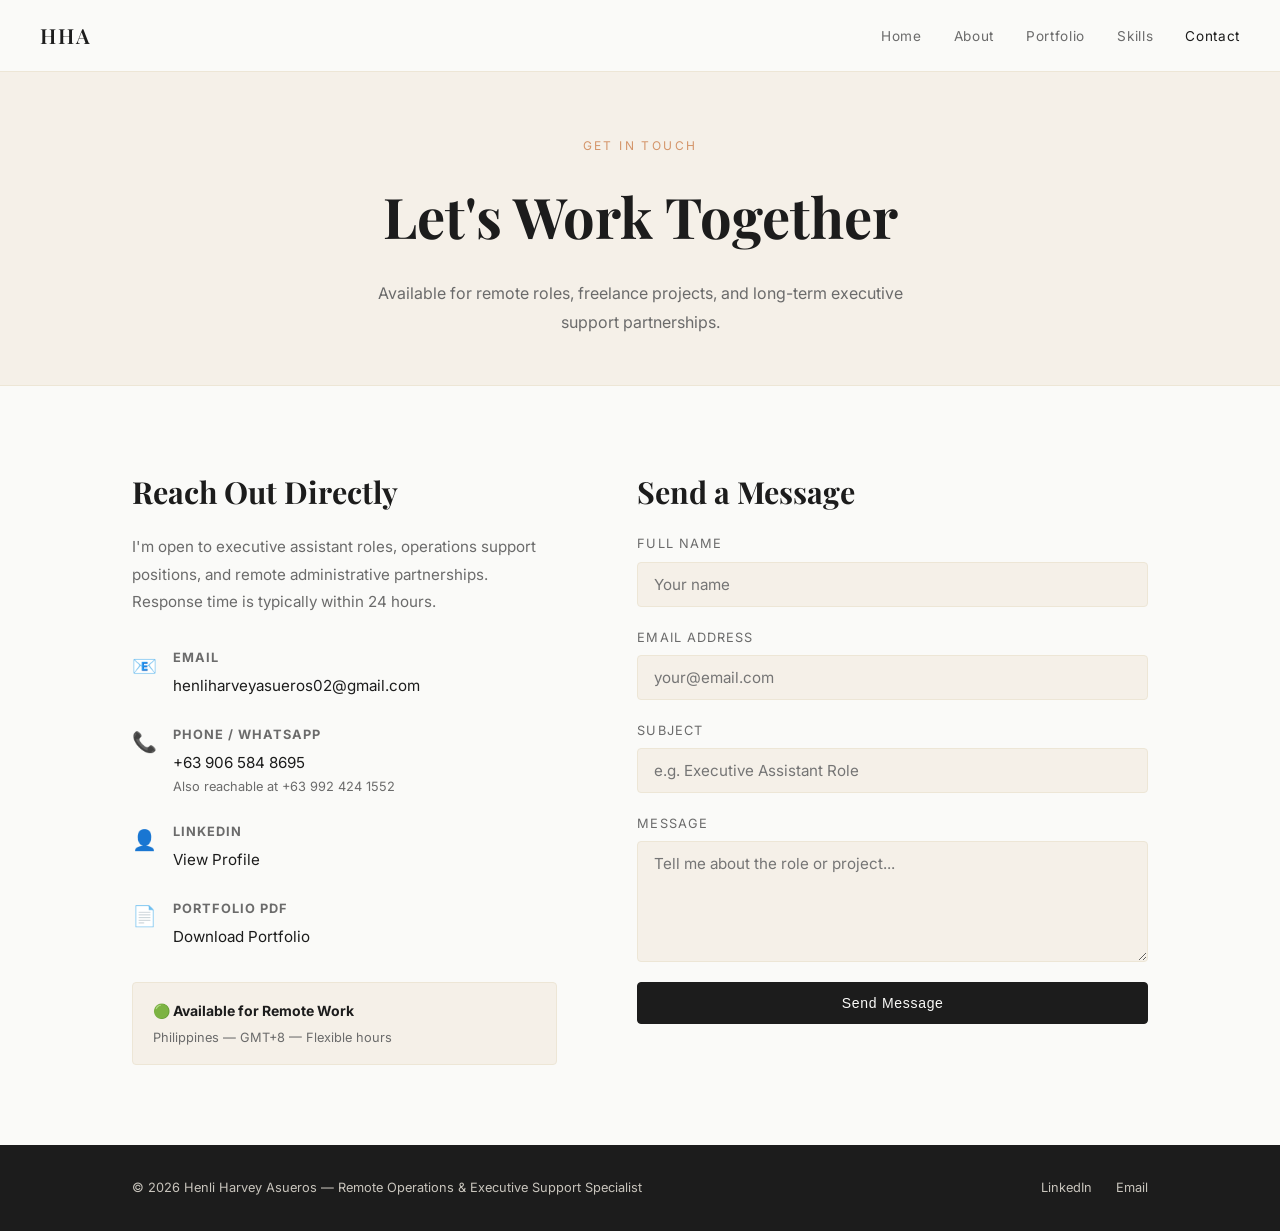
<file: contact.html>
<!DOCTYPE html>
<html lang="en">
<head>
  <meta charset="UTF-8" />
  <meta name="viewport" content="width=device-width, initial-scale=1.0" />
  <title>Contact | Henli Harvey Asueros</title>
  <link rel="stylesheet" href="css/style.css" />
  <link href="https://fonts.googleapis.com/css2?family=Playfair+Display:wght@400;600&family=Inter:wght@300;400;500&display=swap" rel="stylesheet" />
</head>
<body>

<nav class="nav">
  <div class="nav__logo">HHA</div>
  <ul class="nav__links">
    <li><a href="index.html">Home</a></li>
    <li><a href="about.html">About</a></li>
    <li><a href="portfolio.html">Portfolio</a></li>
    <li><a href="skills.html">Skills</a></li>
    <li><a href="contact.html" class="active">Contact</a></li>
  </ul>
  <button class="nav__toggle" onclick="toggleNav()">&#9776;</button>
</nav>

<section class="page-hero">
  <div class="container">
    <p class="section__eyebrow">Get in Touch</p>
    <h1 class="page-hero__title">Let&apos;s Work Together</h1>
    <p class="page-hero__sub">Available for remote roles, freelance projects, and long-term executive support partnerships.</p>
  </div>
</section>

<section class="contact section">
  <div class="container contact__grid">

    <div class="contact__info">
      <h2>Reach Out Directly</h2>
      <p>I&apos;m open to executive assistant roles, operations support positions, and remote administrative partnerships. Response time is typically within 24 hours.</p>
      <div class="contact__item">
        <span class="contact__icon">&#128231;</span>
        <div>
          <strong>Email</strong>
          <a href="mailto:henliharveyasueros02@gmail.com">henliharveyasueros02@gmail.com</a>
        </div>
      </div>
      <div class="contact__item">
        <span class="contact__icon">&#128222;</span>
        <div>
          <strong>Phone / WhatsApp</strong>
          <a href="tel:+639065848695">+63 906 584 8695</a>
          <span class="contact__sub">Also reachable at +63 992 424 1552</span>
        </div>
      </div>
      <div class="contact__item">
        <span class="contact__icon">&#128100;</span>
        <div>
          <strong>LinkedIn</strong>
          <a href="https://www.linkedin.com/in/henli-harvey-asueros-a82b72378/" target="_blank">View Profile</a>
        </div>
      </div>
      <div class="contact__item">
        <span class="contact__icon">&#128196;</span>
        <div>
          <strong>Portfolio PDF</strong>
          <a href="https://canva.link/3e981r8vxpq45ul" target="_blank">Download Portfolio</a>
        </div>
      </div>
      <div class="contact__availability">
        <strong>&#128994; Available for Remote Work</strong>
        <span>Philippines &mdash; GMT+8 &mdash; Flexible hours</span>
      </div>
    </div>

    <div class="contact__form-col">
      <h2>Send a Message</h2>
      <form class="contact-form" onsubmit="handleFormSubmit(event)">
        <div class="form-group">
          <label for="name">Full Name</label>
          <input type="text" id="name" placeholder="Your name" required />
        </div>
        <div class="form-group">
          <label for="email">Email Address</label>
          <input type="email" id="email" placeholder="your@email.com" required />
        </div>
        <div class="form-group">
          <label for="subject">Subject</label>
          <input type="text" id="subject" placeholder="e.g. Executive Assistant Role" />
        </div>
        <div class="form-group">
          <label for="message">Message</label>
          <textarea id="message" rows="5" placeholder="Tell me about the role or project..." required></textarea>
        </div>
        <button type="submit" class="btn btn--primary btn--full">Send Message</button>
        <p class="form-note" id="form-msg"></p>
      </form>
    </div>

  </div>
</section>

<footer class="footer">
  <div class="container">
    <p>&copy; 2026 Henli Harvey Asueros &mdash; Remote Operations &amp; Executive Support Specialist</p>
    <div class="footer__links">
      <a href="https://www.linkedin.com/in/henli-harvey-asueros-a82b72378/" target="_blank">LinkedIn</a>
      <a href="mailto:henliharveyasueros02@gmail.com">Email</a>
    </div>
  </div>
</footer>

<script src="js/main.js"></script>
</body>
</html>
</file>
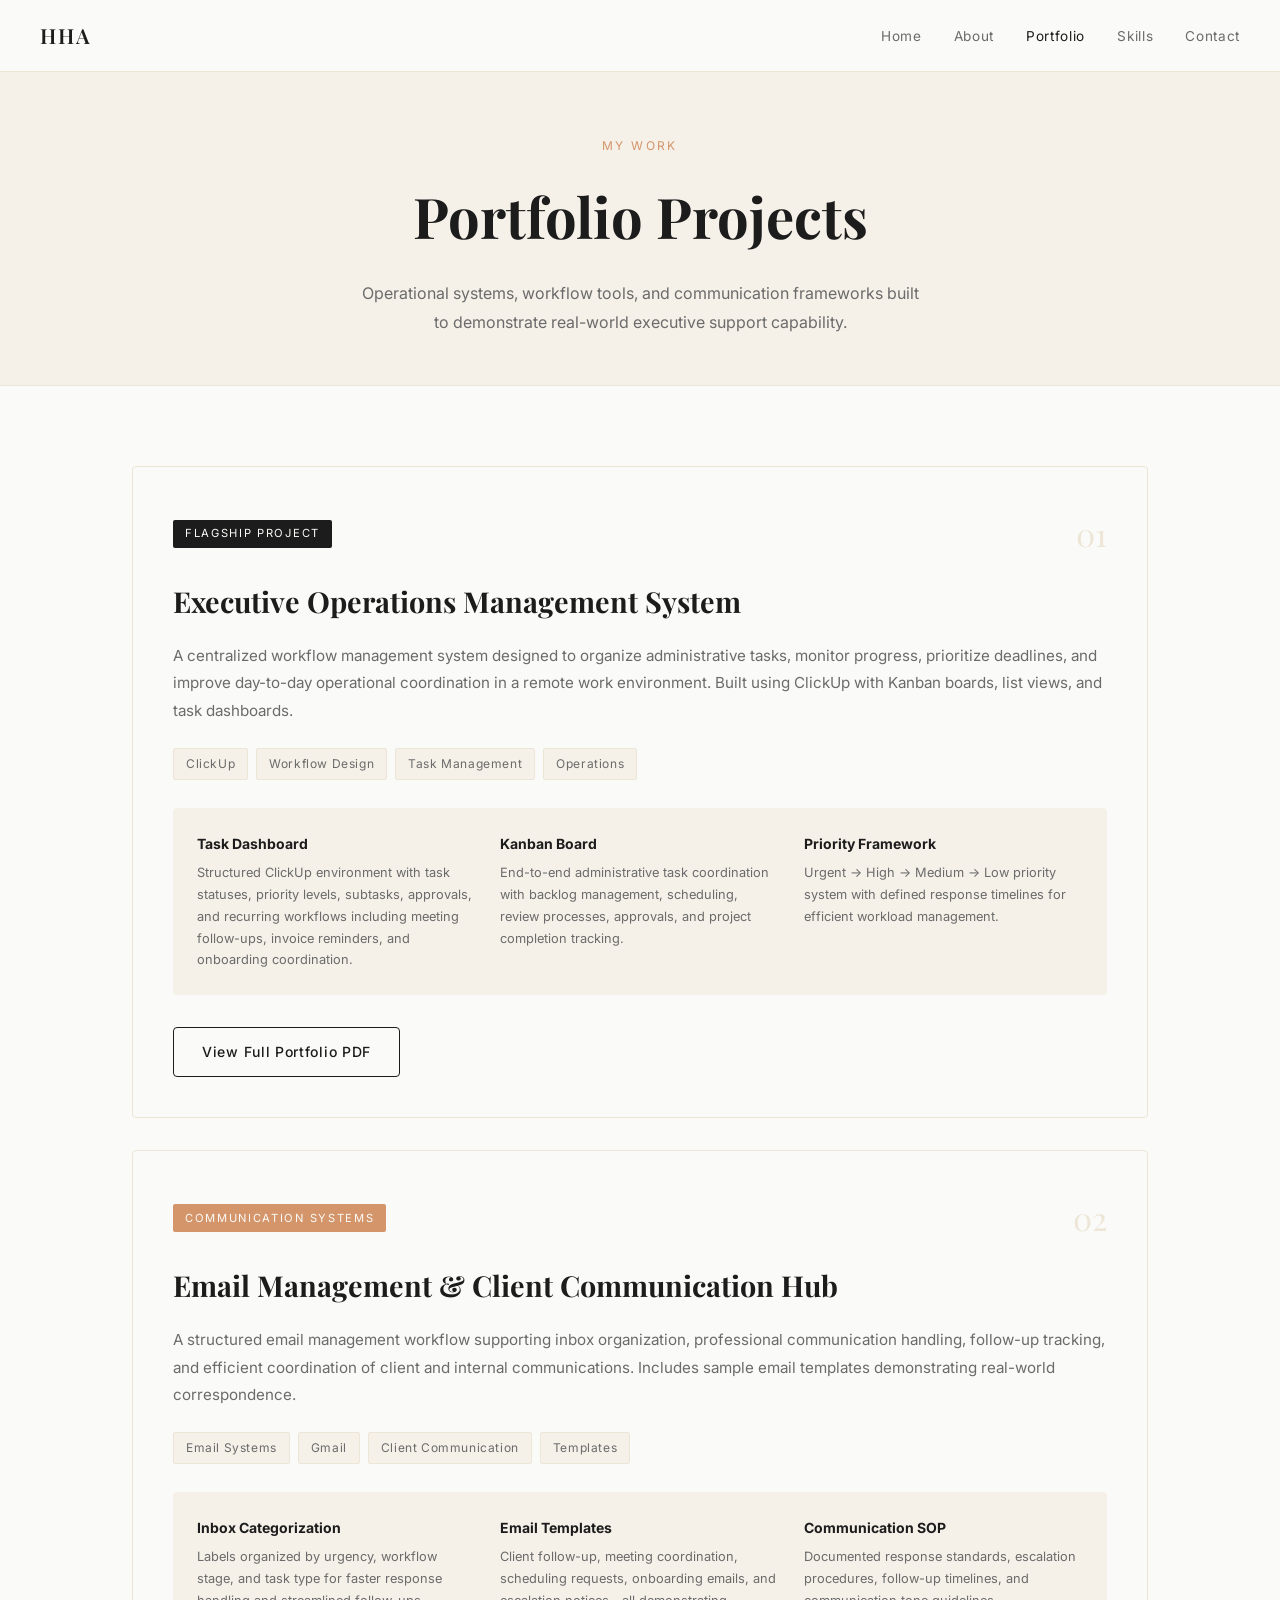
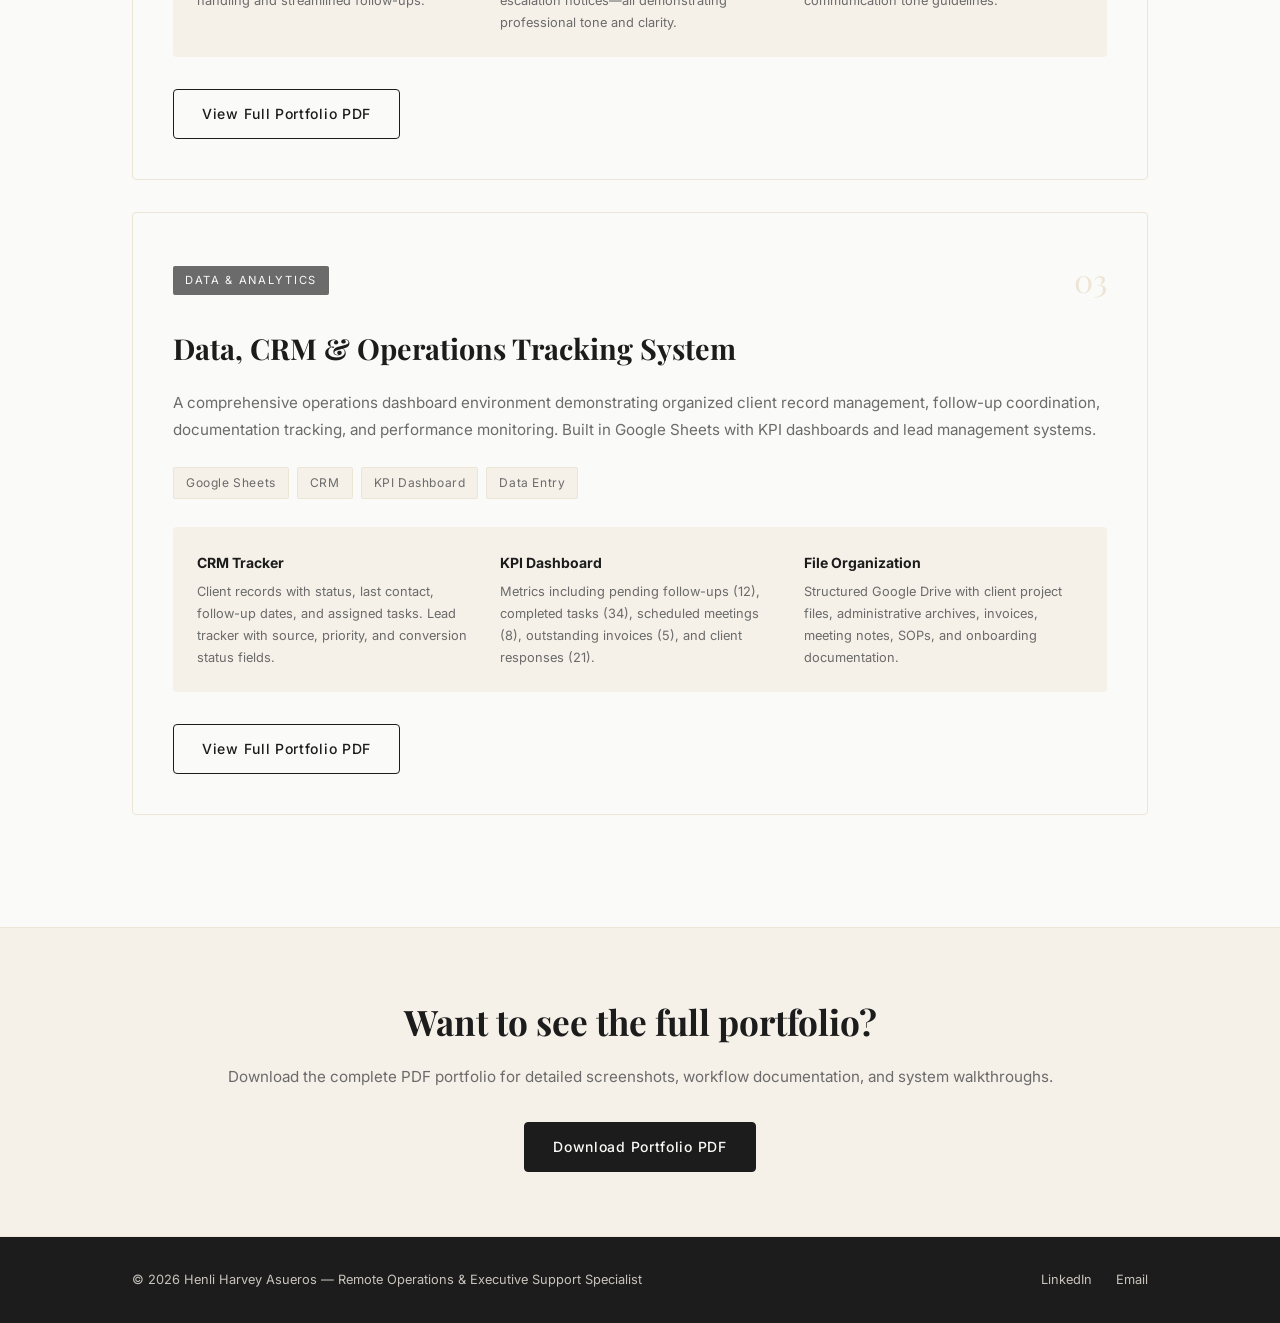
<file: portfolio.html>
<!DOCTYPE html>
<html lang="en">
<head>
  <meta charset="UTF-8" />
  <meta name="viewport" content="width=device-width, initial-scale=1.0" />
  <title>Portfolio | Henli Harvey Asueros</title>
  <link rel="stylesheet" href="css/style.css" />
  <link href="https://fonts.googleapis.com/css2?family=Playfair+Display:wght@400;600&family=Inter:wght@300;400;500&display=swap" rel="stylesheet" />
</head>
<body>

<nav class="nav">
  <div class="nav__logo">HHA</div>
  <ul class="nav__links">
    <li><a href="index.html">Home</a></li>
    <li><a href="about.html">About</a></li>
    <li><a href="portfolio.html" class="active">Portfolio</a></li>
    <li><a href="skills.html">Skills</a></li>
    <li><a href="contact.html">Contact</a></li>
  </ul>
  <button class="nav__toggle" onclick="toggleNav()">&#9776;</button>
</nav>

<section class="page-hero">
  <div class="container">
    <p class="section__eyebrow">My Work</p>
    <h1 class="page-hero__title">Portfolio Projects</h1>
    <p class="page-hero__sub">Operational systems, workflow tools, and communication frameworks built to demonstrate real-world executive support capability.</p>
  </div>
</section>

<section class="portfolio section">
  <div class="container">

    <!-- PROJECT 1 -->
    <div class="project-card">
      <div class="project-card__header">
        <span class="project-badge">Flagship Project</span>
        <span class="project-num">01</span>
      </div>
      <h2 class="project-card__title">Executive Operations Management System</h2>
      <p class="project-card__desc">A centralized workflow management system designed to organize administrative tasks, monitor progress, prioritize deadlines, and improve day-to-day operational coordination in a remote work environment. Built using ClickUp with Kanban boards, list views, and task dashboards.</p>
      <div class="project-card__tags">
        <span>ClickUp</span><span>Workflow Design</span><span>Task Management</span><span>Operations</span>
      </div>
      <div class="project-card__details">
        <div class="project-detail">
          <strong>Task Dashboard</strong>
          <p>Structured ClickUp environment with task statuses, priority levels, subtasks, approvals, and recurring workflows including meeting follow-ups, invoice reminders, and onboarding coordination.</p>
        </div>
        <div class="project-detail">
          <strong>Kanban Board</strong>
          <p>End-to-end administrative task coordination with backlog management, scheduling, review processes, approvals, and project completion tracking.</p>
        </div>
        <div class="project-detail">
          <strong>Priority Framework</strong>
          <p>Urgent &rarr; High &rarr; Medium &rarr; Low priority system with defined response timelines for efficient workload management.</p>
        </div>
      </div>
      <a href="https://canva.link/3e981r8vxpq45ul" target="_blank" class="btn btn--outline">View Full Portfolio PDF</a>
    </div>

    <!-- PROJECT 2 -->
    <div class="project-card">
      <div class="project-card__header">
        <span class="project-badge project-badge--secondary">Communication Systems</span>
        <span class="project-num">02</span>
      </div>
      <h2 class="project-card__title">Email Management &amp; Client Communication Hub</h2>
      <p class="project-card__desc">A structured email management workflow supporting inbox organization, professional communication handling, follow-up tracking, and efficient coordination of client and internal communications. Includes sample email templates demonstrating real-world correspondence.</p>
      <div class="project-card__tags">
        <span>Email Systems</span><span>Gmail</span><span>Client Communication</span><span>Templates</span>
      </div>
      <div class="project-card__details">
        <div class="project-detail">
          <strong>Inbox Categorization</strong>
          <p>Labels organized by urgency, workflow stage, and task type for faster response handling and streamlined follow-ups.</p>
        </div>
        <div class="project-detail">
          <strong>Email Templates</strong>
          <p>Client follow-up, meeting coordination, scheduling requests, onboarding emails, and escalation notices&mdash;all demonstrating professional tone and clarity.</p>
        </div>
        <div class="project-detail">
          <strong>Communication SOP</strong>
          <p>Documented response standards, escalation procedures, follow-up timelines, and communication tone guidelines.</p>
        </div>
      </div>
      <a href="https://canva.link/3e981r8vxpq45ul" target="_blank" class="btn btn--outline">View Full Portfolio PDF</a>
    </div>

    <!-- PROJECT 3 -->
    <div class="project-card">
      <div class="project-card__header">
        <span class="project-badge project-badge--tertiary">Data &amp; Analytics</span>
        <span class="project-num">03</span>
      </div>
      <h2 class="project-card__title">Data, CRM &amp; Operations Tracking System</h2>
      <p class="project-card__desc">A comprehensive operations dashboard environment demonstrating organized client record management, follow-up coordination, documentation tracking, and performance monitoring. Built in Google Sheets with KPI dashboards and lead management systems.</p>
      <div class="project-card__tags">
        <span>Google Sheets</span><span>CRM</span><span>KPI Dashboard</span><span>Data Entry</span>
      </div>
      <div class="project-card__details">
        <div class="project-detail">
          <strong>CRM Tracker</strong>
          <p>Client records with status, last contact, follow-up dates, and assigned tasks. Lead tracker with source, priority, and conversion status fields.</p>
        </div>
        <div class="project-detail">
          <strong>KPI Dashboard</strong>
          <p>Metrics including pending follow-ups (12), completed tasks (34), scheduled meetings (8), outstanding invoices (5), and client responses (21).</p>
        </div>
        <div class="project-detail">
          <strong>File Organization</strong>
          <p>Structured Google Drive with client project files, administrative archives, invoices, meeting notes, SOPs, and onboarding documentation.</p>
        </div>
      </div>
      <a href="https://canva.link/3e981r8vxpq45ul" target="_blank" class="btn btn--outline">View Full Portfolio PDF</a>
    </div>

  </div>
</section>

<section class="cta-banner">
  <div class="container">
    <h2>Want to see the full portfolio?</h2>
    <p>Download the complete PDF portfolio for detailed screenshots, workflow documentation, and system walkthroughs.</p>
    <a href="https://canva.link/3e981r8vxpq45ul" target="_blank" class="btn btn--primary">Download Portfolio PDF</a>
  </div>
</section>

<footer class="footer">
  <div class="container">
    <p>&copy; 2026 Henli Harvey Asueros &mdash; Remote Operations &amp; Executive Support Specialist</p>
    <div class="footer__links">
      <a href="https://www.linkedin.com/in/henli-harvey-asueros-a82b72378/" target="_blank">LinkedIn</a>
      <a href="mailto:henliharveyasueros02@gmail.com">Email</a>
    </div>
  </div>
</footer>

<script src="js/main.js"></script>
</body>
</html>
</file>
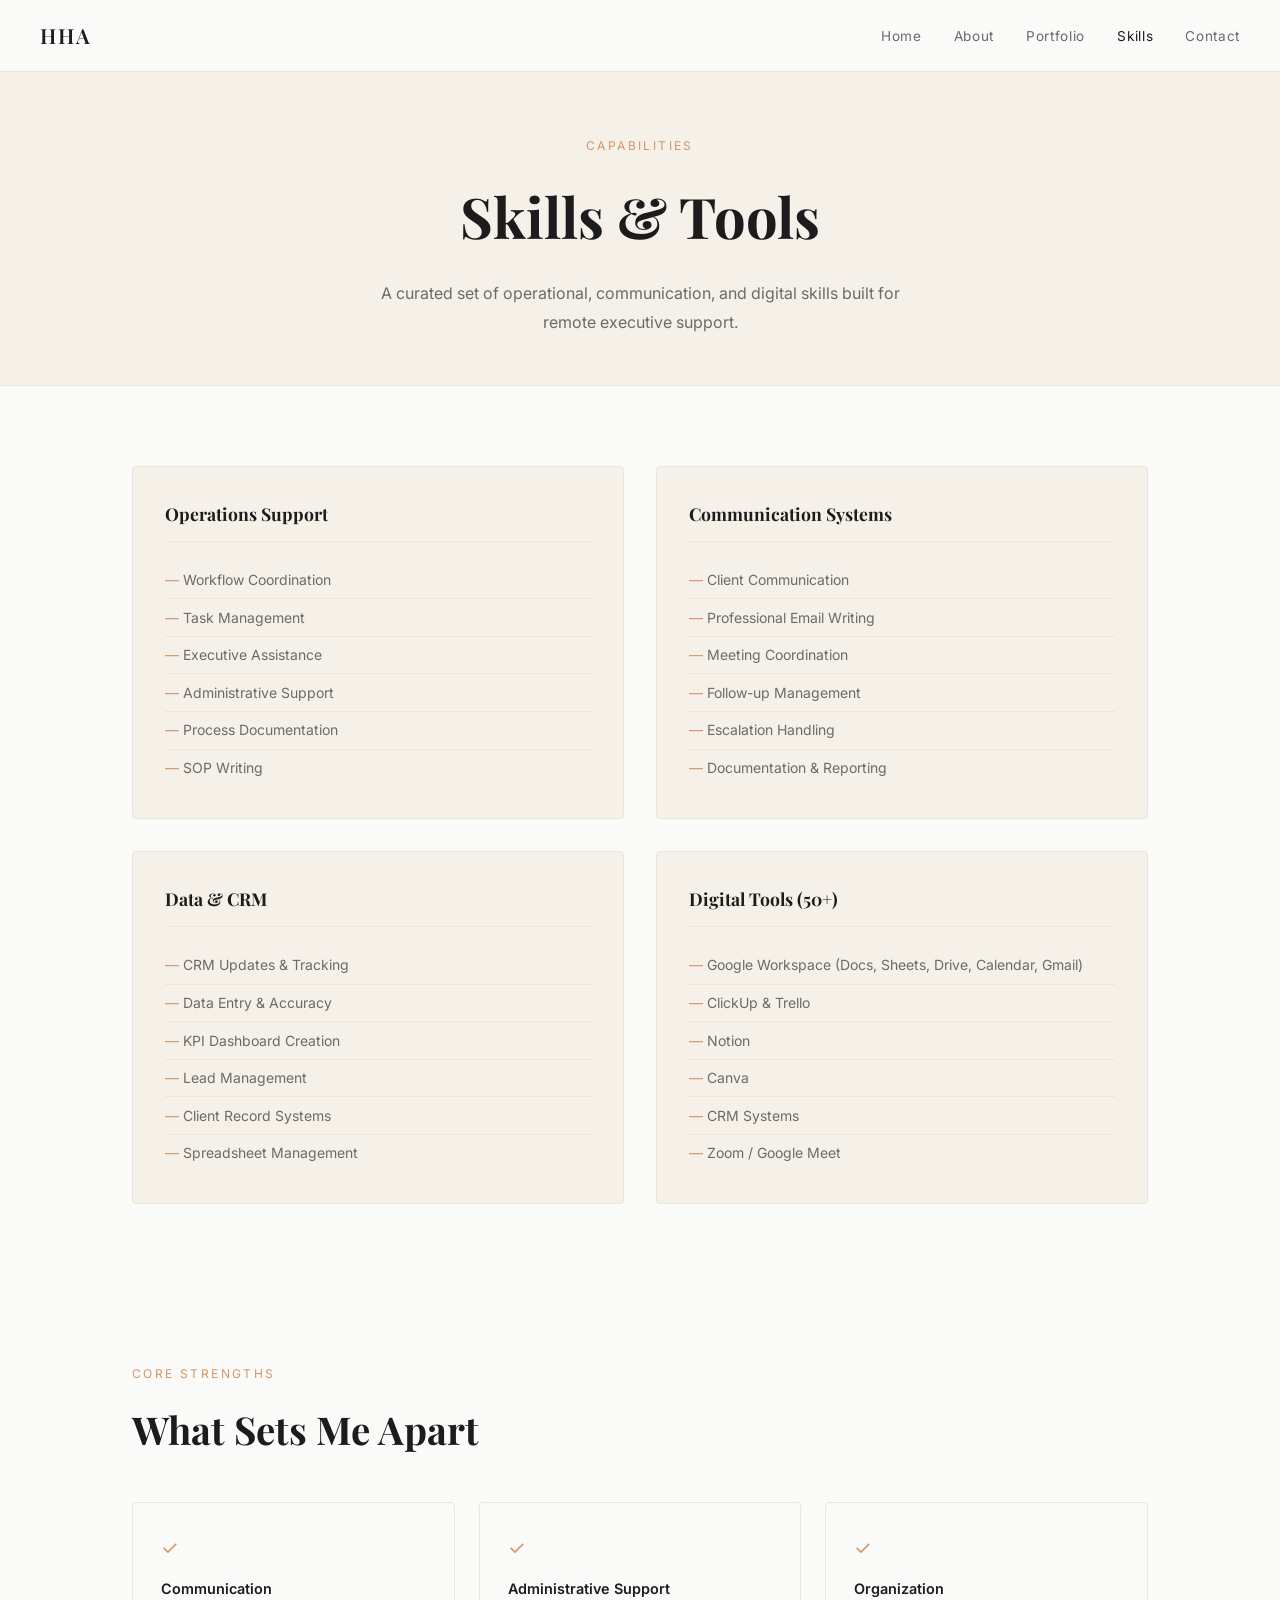
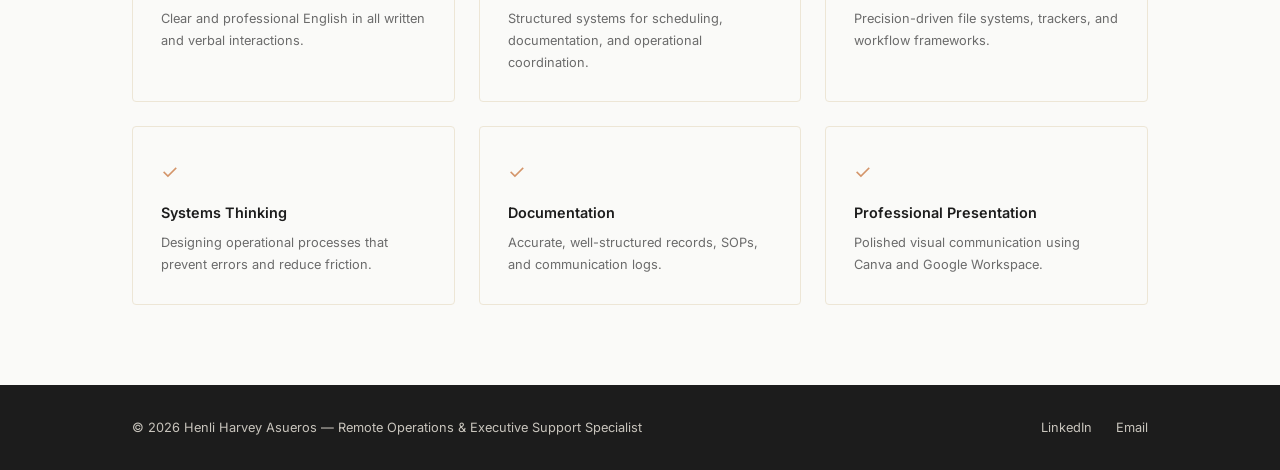
<file: skills.html>
<!DOCTYPE html>
<html lang="en">
<head>
  <meta charset="UTF-8" />
  <meta name="viewport" content="width=device-width, initial-scale=1.0" />
  <title>Skills | Henli Harvey Asueros</title>
  <link rel="stylesheet" href="css/style.css" />
  <link href="https://fonts.googleapis.com/css2?family=Playfair+Display:wght@400;600&family=Inter:wght@300;400;500&display=swap" rel="stylesheet" />
</head>
<body>

<nav class="nav">
  <div class="nav__logo">HHA</div>
  <ul class="nav__links">
    <li><a href="index.html">Home</a></li>
    <li><a href="about.html">About</a></li>
    <li><a href="portfolio.html">Portfolio</a></li>
    <li><a href="skills.html" class="active">Skills</a></li>
    <li><a href="contact.html">Contact</a></li>
  </ul>
  <button class="nav__toggle" onclick="toggleNav()">&#9776;</button>
</nav>

<section class="page-hero">
  <div class="container">
    <p class="section__eyebrow">Capabilities</p>
    <h1 class="page-hero__title">Skills &amp; Tools</h1>
    <p class="page-hero__sub">A curated set of operational, communication, and digital skills built for remote executive support.</p>
  </div>
</section>

<section class="skills section">
  <div class="container">
    <div class="skills__grid">

      <div class="skill-group">
        <h3 class="skill-group__title">Operations Support</h3>
        <ul class="skill-list">
          <li>Workflow Coordination</li>
          <li>Task Management</li>
          <li>Executive Assistance</li>
          <li>Administrative Support</li>
          <li>Process Documentation</li>
          <li>SOP Writing</li>
        </ul>
      </div>

      <div class="skill-group">
        <h3 class="skill-group__title">Communication Systems</h3>
        <ul class="skill-list">
          <li>Client Communication</li>
          <li>Professional Email Writing</li>
          <li>Meeting Coordination</li>
          <li>Follow-up Management</li>
          <li>Escalation Handling</li>
          <li>Documentation &amp; Reporting</li>
        </ul>
      </div>

      <div class="skill-group">
        <h3 class="skill-group__title">Data &amp; CRM</h3>
        <ul class="skill-list">
          <li>CRM Updates &amp; Tracking</li>
          <li>Data Entry &amp; Accuracy</li>
          <li>KPI Dashboard Creation</li>
          <li>Lead Management</li>
          <li>Client Record Systems</li>
          <li>Spreadsheet Management</li>
        </ul>
      </div>

      <div class="skill-group">
        <h3 class="skill-group__title">Digital Tools (50+)</h3>
        <ul class="skill-list">
          <li>Google Workspace (Docs, Sheets, Drive, Calendar, Gmail)</li>
          <li>ClickUp &amp; Trello</li>
          <li>Notion</li>
          <li>Canva</li>
          <li>CRM Systems</li>
          <li>Zoom / Google Meet</li>
        </ul>
      </div>

    </div>
  </div>
</section>

<section class="strengths section">
  <div class="container">
    <p class="section__eyebrow">Core Strengths</p>
    <h2 class="section__title">What Sets Me Apart</h2>
    <div class="strengths__grid">
      <div class="strength-card">
        <div class="strength-card__score">&#10003;</div>
        <h4>Communication</h4>
        <p>Clear and professional English in all written and verbal interactions.</p>
      </div>
      <div class="strength-card">
        <div class="strength-card__score">&#10003;</div>
        <h4>Administrative Support</h4>
        <p>Structured systems for scheduling, documentation, and operational coordination.</p>
      </div>
      <div class="strength-card">
        <div class="strength-card__score">&#10003;</div>
        <h4>Organization</h4>
        <p>Precision-driven file systems, trackers, and workflow frameworks.</p>
      </div>
      <div class="strength-card">
        <div class="strength-card__score">&#10003;</div>
        <h4>Systems Thinking</h4>
        <p>Designing operational processes that prevent errors and reduce friction.</p>
      </div>
      <div class="strength-card">
        <div class="strength-card__score">&#10003;</div>
        <h4>Documentation</h4>
        <p>Accurate, well-structured records, SOPs, and communication logs.</p>
      </div>
      <div class="strength-card">
        <div class="strength-card__score">&#10003;</div>
        <h4>Professional Presentation</h4>
        <p>Polished visual communication using Canva and Google Workspace.</p>
      </div>
    </div>
  </div>
</section>

<footer class="footer">
  <div class="container">
    <p>&copy; 2026 Henli Harvey Asueros &mdash; Remote Operations &amp; Executive Support Specialist</p>
    <div class="footer__links">
      <a href="https://www.linkedin.com/in/henli-harvey-asueros-a82b72378/" target="_blank">LinkedIn</a>
      <a href="mailto:henliharveyasueros02@gmail.com">Email</a>
    </div>
  </div>
</footer>

<script src="js/main.js"></script>
</body>
</html>
</file>
<file: css/style.css>
/* ===========================
   BASE & RESET
=========================== */
*, *::before, *::after { box-sizing: border-box; margin: 0; padding: 0; }

:root {
  --white: #FAFAF8;
  --beige: #F5F0E8;
  --beige-mid: #EDE6D6;
  --black: #1C1C1C;
  --black-soft: #2D2D2D;
  --gray: #6B6B6B;
  --gray-light: #C8C4BC;
  --peach: #D4956A;
  --peach-light: #F0D5C0;
  --peach-dark: #B87040;
  --serif: 'Playfair Display', Georgia, serif;
  --sans: 'Inter', system-ui, sans-serif;
  --radius: 4px;
  --shadow: 0 2px 16px rgba(0,0,0,0.07);
  --transition: 0.25s ease;
}

html { scroll-behavior: smooth; }
body { font-family: var(--sans); background: var(--white); color: var(--black); font-size: 16px; line-height: 1.7; }
img { max-width: 100%; display: block; }
a { color: inherit; text-decoration: none; }
ul { list-style: none; }

.container { max-width: 1080px; margin: 0 auto; padding: 0 2rem; }
.section { padding: 5rem 0; }

/* ===========================
   TYPOGRAPHY
=========================== */
.section__eyebrow { font-family: var(--sans); font-size: 0.75rem; letter-spacing: 0.2em; text-transform: uppercase; color: var(--peach); margin-bottom: 0.75rem; }
.section__title { font-family: var(--serif); font-size: clamp(1.8rem, 3vw, 2.5rem); color: var(--black); margin-bottom: 2.5rem; }

/* ===========================
   BUTTONS
=========================== */
.btn { display: inline-block; padding: 0.75rem 1.75rem; border-radius: var(--radius); font-size: 0.875rem; font-weight: 500; letter-spacing: 0.05em; cursor: pointer; transition: all var(--transition); border: 1.5px solid transparent; }
.btn--primary { background: var(--black); color: var(--white); border-color: var(--black); }
.btn--primary:hover { background: var(--black-soft); }
.btn--outline { background: transparent; color: var(--black); border-color: var(--black); }
.btn--outline:hover { background: var(--black); color: var(--white); }
.btn--ghost { background: transparent; color: var(--gray); border-color: var(--gray-light); }
.btn--ghost:hover { border-color: var(--black); color: var(--black); }
.btn--full { width: 100%; text-align: center; }

/* ===========================
   NAVIGATION
=========================== */
.nav { position: sticky; top: 0; z-index: 100; background: var(--white); border-bottom: 1px solid var(--beige-mid); display: flex; align-items: center; justify-content: space-between; padding: 1.1rem 2.5rem; }
.nav__logo { font-family: var(--serif); font-size: 1.3rem; font-weight: 600; color: var(--black); letter-spacing: 0.1em; }
.nav__links { display: flex; gap: 2rem; }
.nav__links a { font-size: 0.85rem; letter-spacing: 0.05em; color: var(--gray); transition: color var(--transition); }
.nav__links a:hover, .nav__links a.active { color: var(--black); }
.nav__toggle { display: none; background: none; border: none; font-size: 1.5rem; cursor: pointer; }

/* Mobile Nav */
@media (max-width: 720px) {
  .nav__links { display: none; flex-direction: column; position: absolute; top: 100%; left: 0; right: 0; background: var(--white); border-bottom: 1px solid var(--beige-mid); padding: 1rem 2.5rem 2rem; gap: 1.25rem; }
  .nav__links.open { display: flex; }
  .nav__toggle { display: block; }
}

/* ===========================
   HERO
=========================== */
.hero { min-height: calc(100vh - 65px); display: flex; align-items: center; background: var(--white); padding: 4rem 2.5rem; }
.hero__content { max-width: 1080px; margin: 0 auto; display: grid; grid-template-columns: 1fr 1fr; gap: 5rem; align-items: center; width: 100%; }
.hero__eyebrow { font-size: 0.75rem; letter-spacing: 0.2em; text-transform: uppercase; color: var(--peach); margin-bottom: 1rem; }
.hero__name { font-family: var(--serif); font-size: clamp(2.8rem, 6vw, 5rem); line-height: 1.1; color: var(--black); margin-bottom: 1.5rem; }
.hero__name span { color: var(--peach); }
.hero__tagline { font-size: 1rem; color: var(--gray); max-width: 440px; margin-bottom: 2.5rem; line-height: 1.8; }
.hero__cta { display: flex; flex-wrap: wrap; gap: 0.75rem; }
.hero__image { display: flex; justify-content: center; }
.hero__image-frame { width: 360px; height: 420px; border-radius: 2px; overflow: hidden; background: var(--beige); border: 1px solid var(--beige-mid); position: relative; display: flex; align-items: center; justify-content: center; }
.hero__image-frame img { width: 100%; height: 100%; object-fit: cover; position: absolute; top: 0; left: 0; }
.hero__image-placeholder { font-family: var(--serif); font-size: 3rem; color: var(--gray-light); }

@media (max-width: 800px) {
  .hero { padding: 3rem 1.5rem; }
  .hero__content { grid-template-columns: 1fr; gap: 3rem; text-align: center; }
  .hero__image { order: -1; }
  .hero__image-frame { width: 240px; height: 280px; margin: 0 auto; }
  .hero__tagline { margin: 0 auto 2rem; }
  .hero__cta { justify-content: center; }
}

/* ===========================
   INTRO STRIP
=========================== */
.intro-strip { background: var(--black); padding: 2.5rem 2.5rem; }
.strip-grid { max-width: 1080px; margin: 0 auto; display: grid; grid-template-columns: repeat(4, 1fr); gap: 1rem; text-align: center; }
.strip-item { display: flex; flex-direction: column; gap: 0.25rem; }
.strip-num { font-family: var(--serif); font-size: 1.75rem; color: var(--white); }
.strip-label { font-size: 0.75rem; letter-spacing: 0.1em; text-transform: uppercase; color: var(--gray-light); }

@media (max-width: 600px) { .strip-grid { grid-template-columns: repeat(2,1fr); gap: 2rem; } }

/* ===========================
   SERVICES
=========================== */
.services { background: var(--white); }
.services__grid { display: grid; grid-template-columns: repeat(3, 1fr); gap: 1.5rem; }
.service-card { background: var(--beige); border: 1px solid var(--beige-mid); padding: 2rem 1.5rem; border-radius: var(--radius); transition: box-shadow var(--transition), transform var(--transition); }
.service-card:hover { box-shadow: var(--shadow); transform: translateY(-3px); }
.service-card__icon { font-size: 1.75rem; margin-bottom: 1rem; }
.service-card h3 { font-family: var(--serif); font-size: 1.05rem; margin-bottom: 0.5rem; color: var(--black); }
.service-card p { font-size: 0.875rem; color: var(--gray); line-height: 1.7; }

@media (max-width: 900px) { .services__grid { grid-template-columns: repeat(2,1fr); } }
@media (max-width: 560px) { .services__grid { grid-template-columns: 1fr; } }

/* ===========================
   CTA BANNER
=========================== */
.cta-banner { background: var(--beige); border-top: 1px solid var(--beige-mid); border-bottom: 1px solid var(--beige-mid); padding: 4rem 2.5rem; text-align: center; }
.cta-banner h2 { font-family: var(--serif); font-size: clamp(1.5rem, 3vw, 2.2rem); margin-bottom: 0.75rem; }
.cta-banner p { color: var(--gray); margin-bottom: 2rem; font-size: 0.95rem; }

/* ===========================
   PAGE HERO
=========================== */
.page-hero { background: var(--beige); padding: 4rem 2.5rem 3rem; border-bottom: 1px solid var(--beige-mid); text-align: center; }
.page-hero__title { font-family: var(--serif); font-size: clamp(2rem, 5vw, 3.5rem); color: var(--black); margin-bottom: 1rem; }
.page-hero__sub { color: var(--gray); font-size: 1rem; max-width: 560px; margin: 0 auto; line-height: 1.8; }

/* ===========================
   ABOUT PAGE
=========================== */
.about__grid { display: grid; grid-template-columns: 1fr 1.8fr; gap: 5rem; align-items: start; }
.about__image-frame { width: 100%; aspect-ratio: 3/4; border-radius: 2px; overflow: hidden; background: var(--beige); border: 1px solid var(--beige-mid); display: flex; align-items: center; justify-content: center; position: relative; margin-bottom: 1.5rem; }
.about__image-frame img { width: 100%; height: 100%; object-fit: cover; position: absolute; }
.about__image-placeholder { font-family: var(--serif); font-size: 2rem; color: var(--gray-light); }
.about__meta { font-size: 0.85rem; color: var(--gray); line-height: 2; }
.about__meta strong { color: var(--black); }
.about h2 { font-family: var(--serif); font-size: clamp(1.5rem, 3vw, 2rem); margin-bottom: 1rem; }
.about__lead { font-size: 1.05rem; color: var(--black-soft); margin-bottom: 1.25rem; line-height: 1.8; }
.about p { color: var(--gray); font-size: 0.95rem; margin-bottom: 1rem; }
.about__highlights { display: grid; grid-template-columns: 1fr 1fr; gap: 1rem; margin: 2rem 0; }
.highlight { background: var(--beige); border: 1px solid var(--beige-mid); padding: 1rem 1.25rem; border-radius: var(--radius); }
.highlight strong { display: block; font-size: 0.85rem; color: var(--black); margin-bottom: 0.25rem; }
.highlight span { font-size: 0.8rem; color: var(--gray); }

@media (max-width: 800px) { .about__grid { grid-template-columns: 1fr; } .about__highlights { grid-template-columns: 1fr; } }

/* ===========================
   PORTFOLIO PAGE
=========================== */
.project-card { background: var(--white); border: 1px solid var(--beige-mid); padding: 2.5rem; border-radius: var(--radius); margin-bottom: 2rem; transition: box-shadow var(--transition); }
.project-card:hover { box-shadow: var(--shadow); }
.project-card__header { display: flex; justify-content: space-between; align-items: center; margin-bottom: 1rem; }
.project-badge { font-size: 0.7rem; letter-spacing: 0.15em; text-transform: uppercase; background: var(--black); color: var(--white); padding: 0.3rem 0.75rem; border-radius: 2px; }
.project-badge--secondary { background: var(--peach); }
.project-badge--tertiary { background: var(--gray); }
.project-num { font-family: var(--serif); font-size: 2rem; color: var(--beige-mid); }
.project-card__title { font-family: var(--serif); font-size: clamp(1.3rem, 2.5vw, 1.8rem); margin-bottom: 1rem; }
.project-card__desc { color: var(--gray); font-size: 0.95rem; line-height: 1.8; margin-bottom: 1.5rem; }
.project-card__tags { display: flex; flex-wrap: wrap; gap: 0.5rem; margin-bottom: 1.75rem; }
.project-card__tags span { background: var(--beige); border: 1px solid var(--beige-mid); font-size: 0.75rem; padding: 0.3rem 0.75rem; border-radius: 2px; color: var(--gray); letter-spacing: 0.05em; }
.project-card__details { display: grid; grid-template-columns: repeat(3, 1fr); gap: 1.5rem; margin-bottom: 2rem; padding: 1.5rem; background: var(--beige); border-radius: var(--radius); }
.project-detail strong { display: block; font-size: 0.875rem; color: var(--black); margin-bottom: 0.4rem; }
.project-detail p { font-size: 0.8rem; color: var(--gray); line-height: 1.7; }

@media (max-width: 720px) { .project-card__details { grid-template-columns: 1fr; } }

/* ===========================
   SKILLS PAGE
=========================== */
.skills__grid { display: grid; grid-template-columns: repeat(2, 1fr); gap: 2rem; }
.skill-group { background: var(--beige); border: 1px solid var(--beige-mid); padding: 2rem; border-radius: var(--radius); }
.skill-group__title { font-family: var(--serif); font-size: 1.1rem; color: var(--black); margin-bottom: 1.25rem; padding-bottom: 0.75rem; border-bottom: 1px solid var(--beige-mid); }
.skill-list li { font-size: 0.875rem; color: var(--gray); padding: 0.4rem 0; border-bottom: 1px solid var(--beige-mid); }
.skill-list li:last-child { border-bottom: none; }
.skill-list li::before { content: '— '; color: var(--peach); }

.strengths { background: var(--white); }
.strengths__grid { display: grid; grid-template-columns: repeat(3, 1fr); gap: 1.5rem; }
.strength-card { border: 1px solid var(--beige-mid); padding: 1.75rem; border-radius: var(--radius); transition: box-shadow var(--transition); }
.strength-card:hover { box-shadow: var(--shadow); }
.strength-card__score { font-size: 1.25rem; color: var(--peach); margin-bottom: 0.75rem; }
.strength-card h4 { font-size: 0.9rem; font-weight: 600; color: var(--black); margin-bottom: 0.4rem; }
.strength-card p { font-size: 0.8rem; color: var(--gray); line-height: 1.7; }

@media (max-width: 900px) { .skills__grid { grid-template-columns: 1fr; } .strengths__grid { grid-template-columns: repeat(2,1fr); } }
@media (max-width: 560px) { .strengths__grid { grid-template-columns: 1fr; } }

/* ===========================
   CONTACT PAGE
=========================== */
.contact__grid { display: grid; grid-template-columns: 1fr 1.2fr; gap: 5rem; align-items: start; }
.contact__info h2, .contact__form-col h2 { font-family: var(--serif); font-size: clamp(1.4rem, 2.5vw, 1.9rem); margin-bottom: 1rem; }
.contact__info > p { color: var(--gray); font-size: 0.95rem; margin-bottom: 2rem; line-height: 1.8; }
.contact__item { display: flex; align-items: flex-start; gap: 1rem; margin-bottom: 1.5rem; }
.contact__icon { font-size: 1.25rem; margin-top: 0.1rem; }
.contact__item strong { display: block; font-size: 0.8rem; letter-spacing: 0.08em; text-transform: uppercase; color: var(--gray); margin-bottom: 0.2rem; }
.contact__item a { font-size: 0.95rem; color: var(--black); transition: color var(--transition); }
.contact__item a:hover { color: var(--peach); }
.contact__sub { display: block; font-size: 0.8rem; color: var(--gray); }
.contact__availability { display: flex; flex-direction: column; gap: 0.25rem; background: var(--beige); border: 1px solid var(--beige-mid); padding: 1rem 1.25rem; border-radius: var(--radius); margin-top: 2rem; }
.contact__availability strong { font-size: 0.875rem; color: var(--black); }
.contact__availability span { font-size: 0.8rem; color: var(--gray); }

.contact-form { display: flex; flex-direction: column; gap: 1.25rem; }
.form-group { display: flex; flex-direction: column; gap: 0.4rem; }
.form-group label { font-size: 0.8rem; letter-spacing: 0.08em; text-transform: uppercase; color: var(--gray); }
.form-group input, .form-group textarea { padding: 0.75rem 1rem; border: 1px solid var(--beige-mid); border-radius: var(--radius); background: var(--beige); font-family: var(--sans); font-size: 0.95rem; color: var(--black); outline: none; transition: border-color var(--transition); resize: vertical; }
.form-group input:focus, .form-group textarea:focus { border-color: var(--black); background: var(--white); }
.form-note { font-size: 0.85rem; color: var(--peach); margin-top: 0.25rem; }

@media (max-width: 800px) { .contact__grid { grid-template-columns: 1fr; } }

/* ===========================
   FOOTER
=========================== */
.footer { background: var(--black); color: var(--gray-light); padding: 2rem 2.5rem; }
.footer .container { display: flex; justify-content: space-between; align-items: center; max-width: 1080px; margin: 0 auto; flex-wrap: wrap; gap: 1rem; }
.footer p { font-size: 0.8rem; }
.footer__links { display: flex; gap: 1.5rem; }
.footer__links a { font-size: 0.8rem; color: var(--gray-light); transition: color var(--transition); }
.footer__links a:hover { color: var(--white); }

/* ===========================
   ANIMATIONS
=========================== */
.fade-in { opacity: 0; transform: translateY(20px); transition: opacity 0.6s ease, transform 0.6s ease; }
.fade-in.visible { opacity: 1; transform: translateY(0); }
</file>
